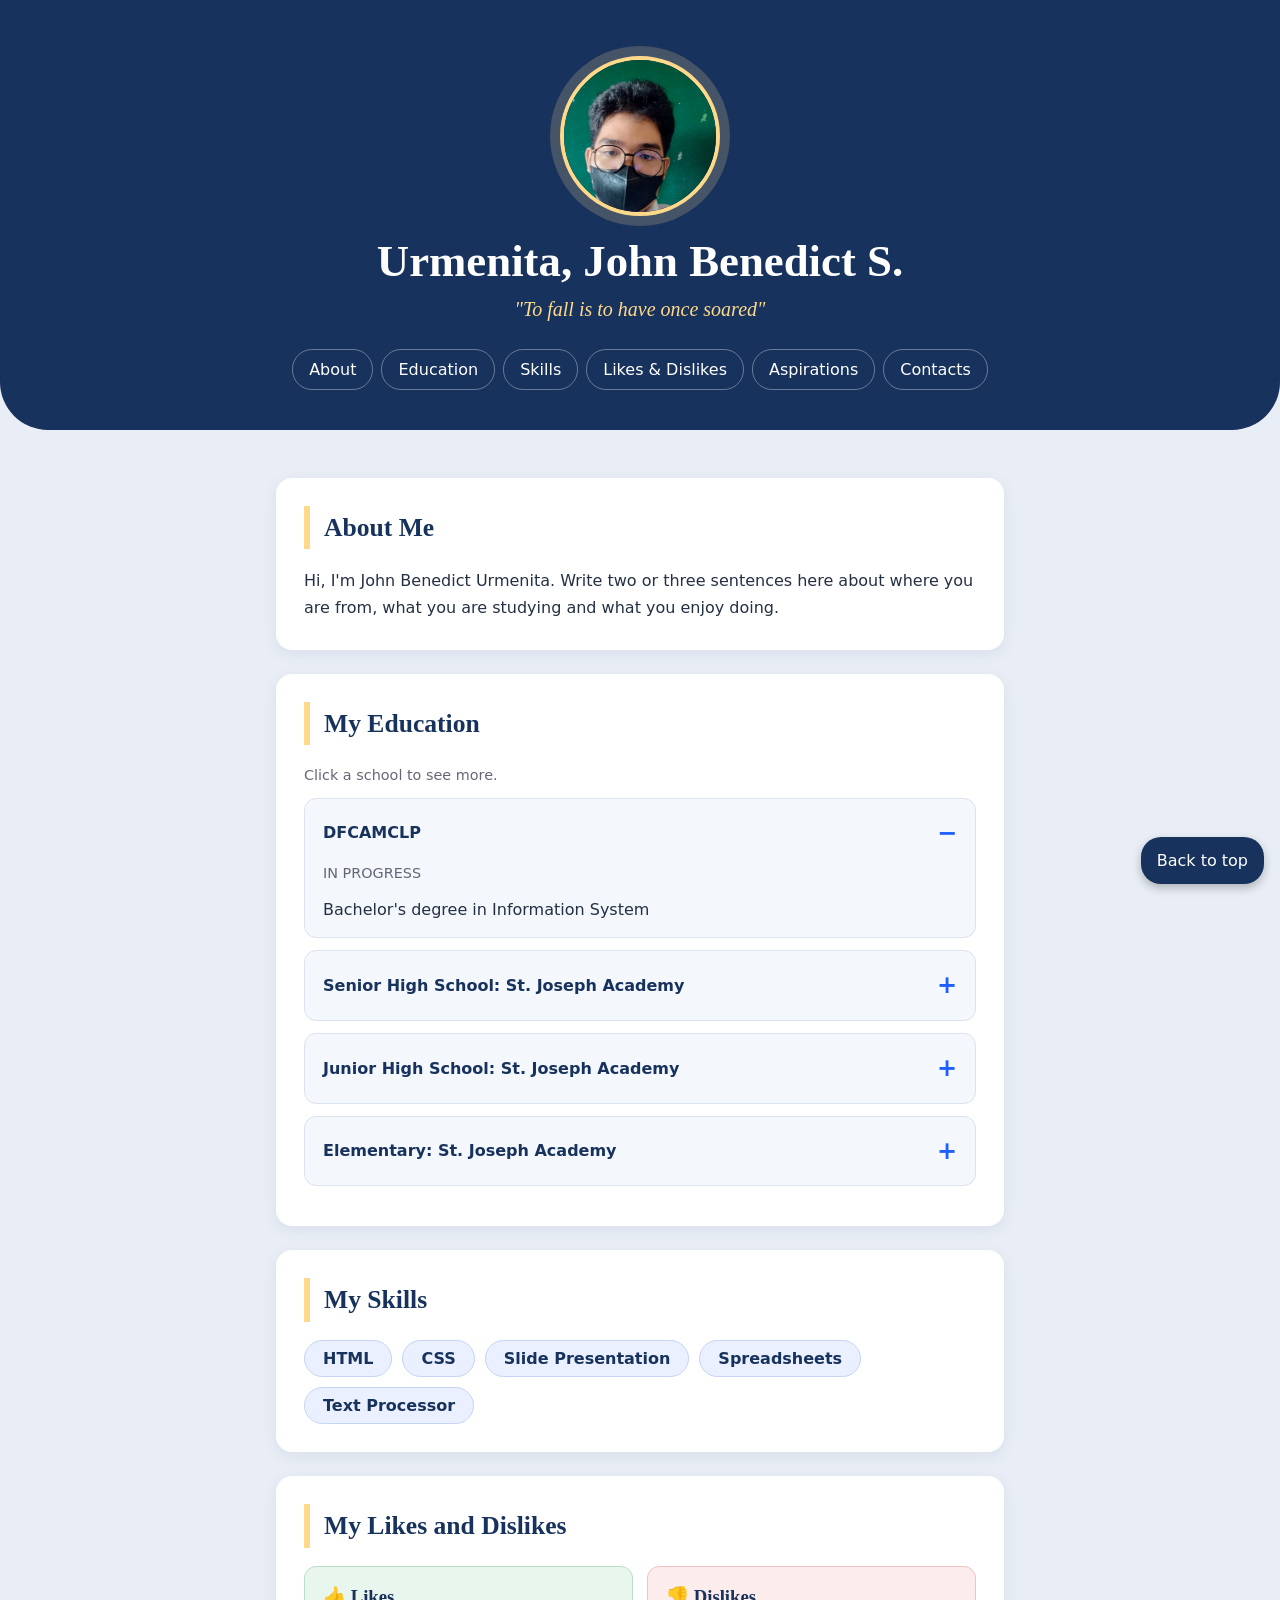
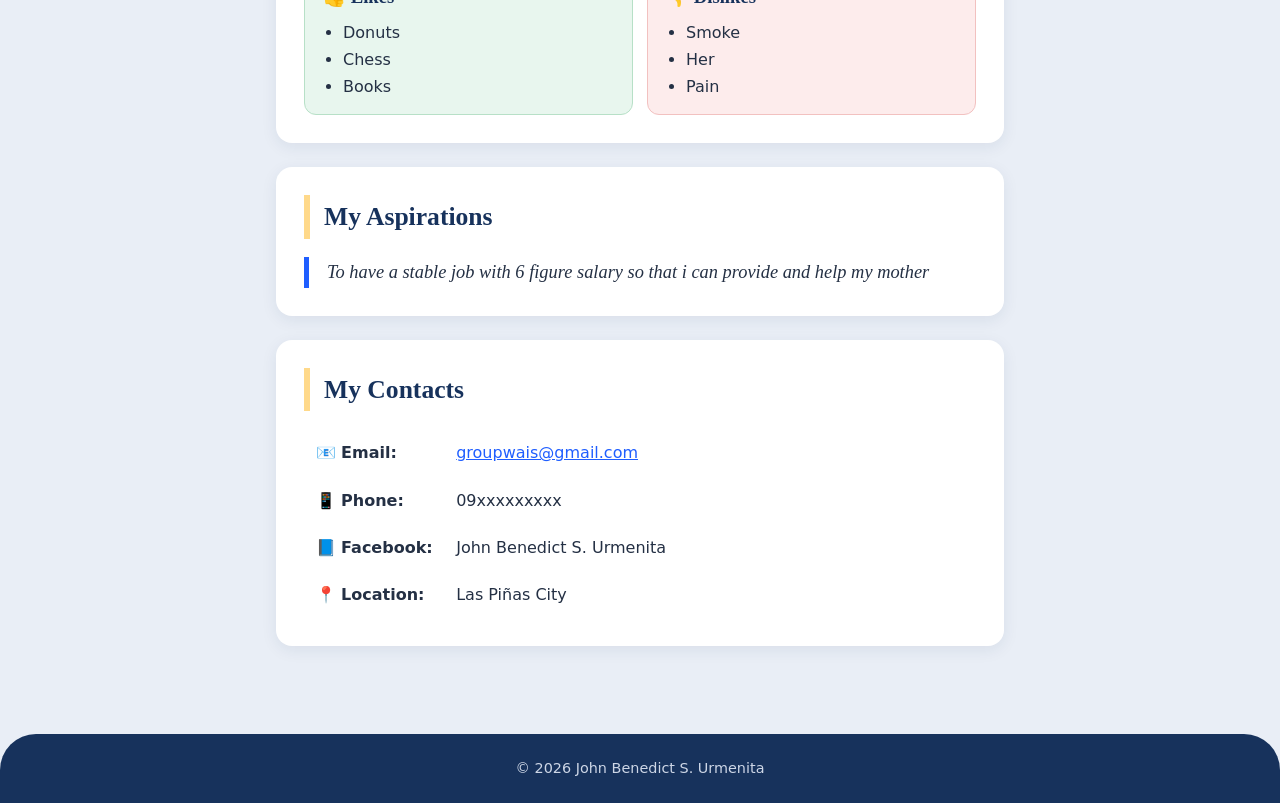
<file: index.html>
<!DOCTYPE html>
<html lang="en">
<head>
<meta charset="UTF-8">
<meta name="viewport" content="width=device-width, initial-scale=1">
<title>John Benedict S. Urmenita - Portfolio</title>
<link rel="stylesheet" href="style.css">
</head>
<body>

<header>
  <img class="portrait" src="jb.jpg" alt="Photo of John Benedict Urmenita">
  <h1>Urmenita, John Benedict S.</h1>
  <p class="quote">"To fall is to have once soared"</p>
  <nav>
    <a href="#bio">About</a>
    <a href="#education">Education</a>
    <a href="#skills">Skills</a>
    <a href="#likes">Likes &amp; Dislikes</a>
    <a href="#aspirations">Aspirations</a>
    <a href="#contacts">Contacts</a>
  </nav>
</header>

<main>

  <section id="bio">
    <h2>About Me</h2>
    <p>Hi, I'm John Benedict Urmenita. Write two or three sentences here about where you are from, what you are studying and what you enjoy doing.</p>
  </section>

  <section id="education">
    <h2>My Education</h2>
    <p class="meta">Click a school to see more.</p>

    <details class="card" open>
      <summary>DFCAMCLP</summary>
      <p class="meta">IN PROGRESS</p>
      <p>Bachelor's degree in Information System</p>
    </details>

    <details class="card">
      <summary>Senior High School: St. Joseph Academy</summary>
      <p class="meta">2023 to 2025</p>
      <p>Strand: STEM</p>
    </details>

    <details class="card">
      <summary>Junior High School: St. Joseph Academy</summary>
      <p class="meta">2019 to 2023</p>
      <p>TBA</p>
    </details>

    <details class="card">
      <summary>Elementary: St. Joseph Academy</summary>
      <p class="meta">2013 to 2019</p>
      <p>TBA</p>
    </details>
  </section>

  <section id="skills">
    <h2>My Skills</h2>
    <ul class="skills">
      <li>HTML</li>
      <li>CSS</li>
      <li>Slide Presentation</li>
      <li>Spreadsheets</li>
      <li>Text Processor</li>
    </ul>
  </section>

  <section id="likes">
    <h2>My Likes and Dislikes</h2>
    <div class="two-col">
      <div class="card likes">
        <h3>👍 Likes</h3>
        <ul>
          <li>Donuts</li>
          <li>Chess</li>
          <li>Books</li>
        </ul>
      </div>
      <div class="card dislikes">
        <h3>👎 Dislikes</h3>
        <ul>
          <li>Smoke</li>
          <li>Her</li>
          <li>Pain</li>
        </ul>
      </div>
    </div>
  </section>

  <section id="aspirations">
    <h2>My Aspirations</h2>
    <p class="aspiration">To have a stable job with 6 figure salary so that i can provide and help my mother</p>
  </section>

  <section id="contacts">
    <h2>My Contacts</h2>
    <ul class="contacts">
      <li>📧 <strong>Email:</strong> <a href="mailto:groupwais@gmail.com">groupwais@gmail.com</a></li>
      <li>📱 <strong>Phone:</strong> 09xxxxxxxxx</li>
      <li>📘 <strong>Facebook:</strong> John Benedict S. Urmenita</li>
      <li>📍 <strong>Location:</strong> Las Piñas City</li>
    </ul>
  </section>

</main>

<footer>
  <p>&copy; 2026 John Benedict S. Urmenita</p>
</footer>

<a class="top" href="#">Back to top</a>

</body>
</html>
</file>
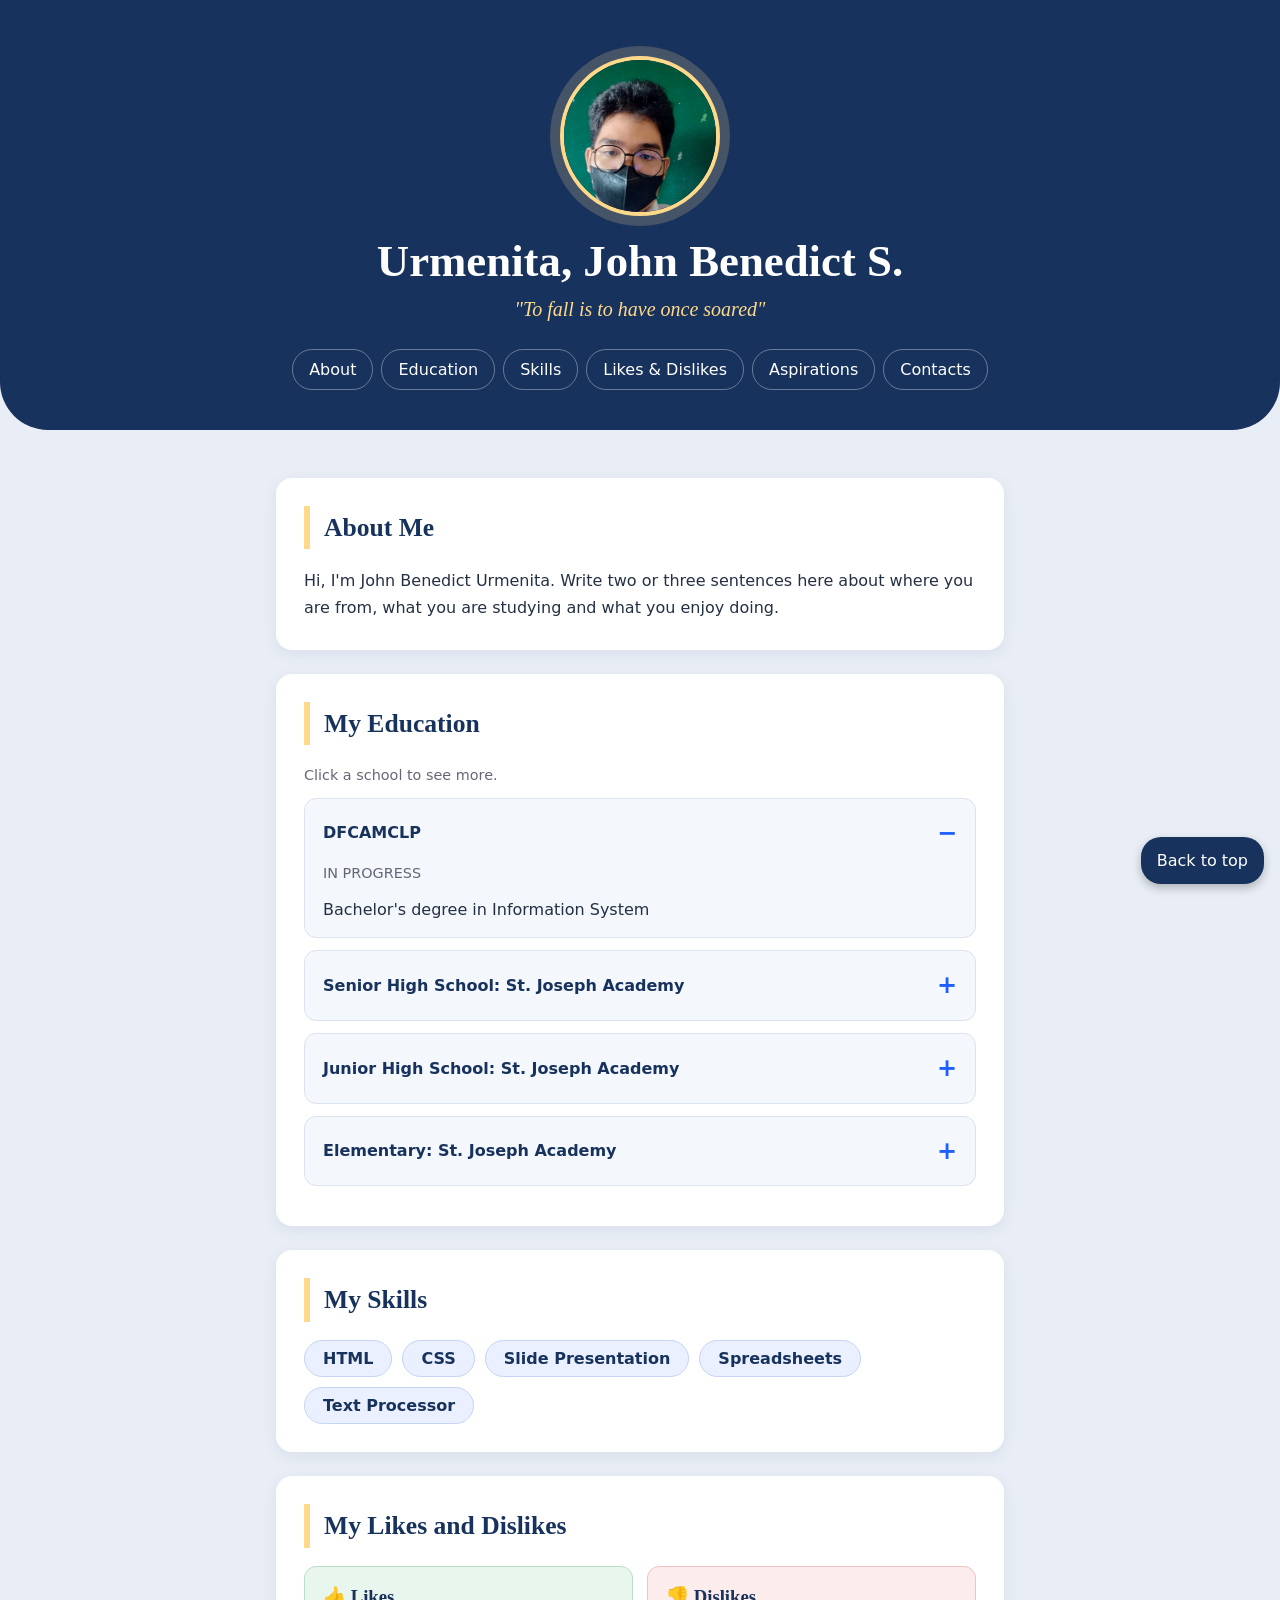
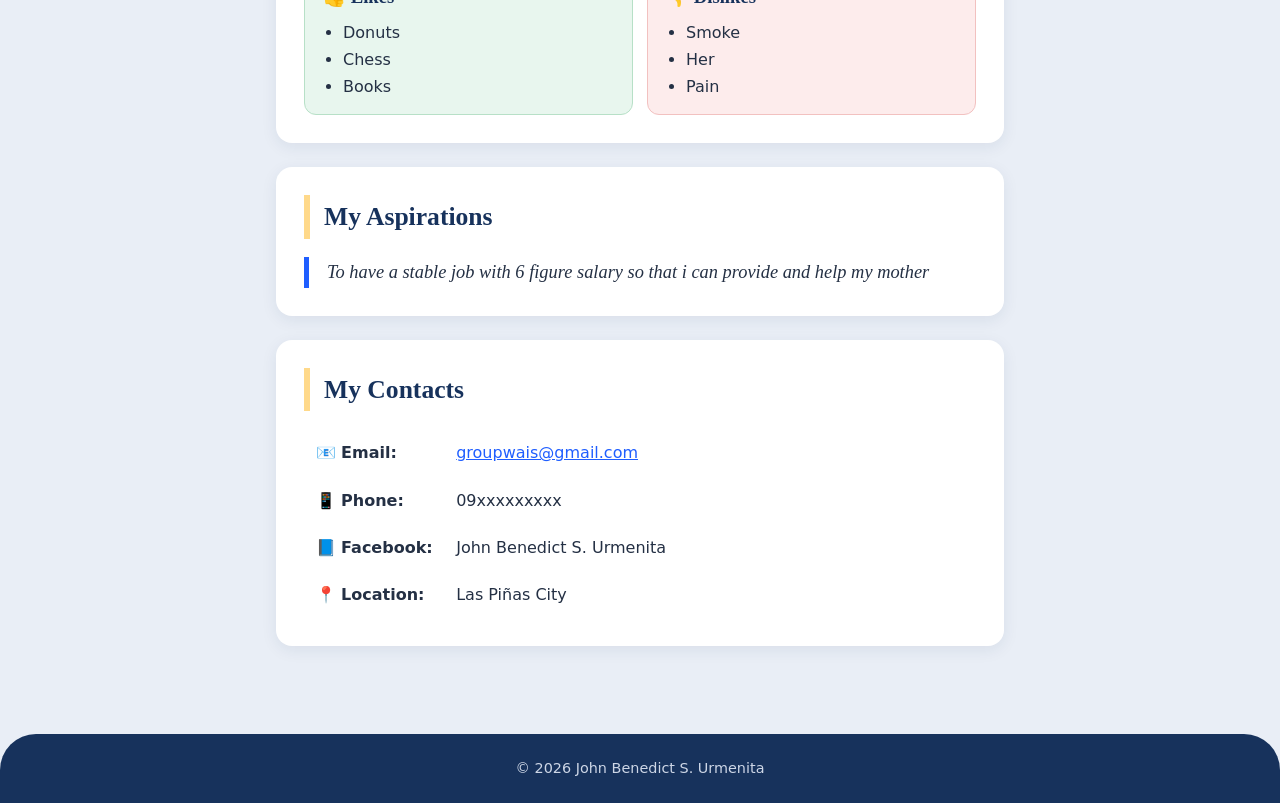
<file: portfolio.html>
<!DOCTYPE html>
<html lang="en">
<head>
<meta charset="UTF-8">
<meta name="viewport" content="width=device-width, initial-scale=1">
<title>John Benedict S. Urmenita - Portfolio</title>
<link rel="stylesheet" href="style.css">
</head>
<body>

<header>
  <img class="portrait" src="jb.jpg" alt="Photo of John Benedict Urmenita">
  <h1>Urmenita, John Benedict S.</h1>
  <p class="quote">"To fall is to have once soared"</p>
  <nav>
    <a href="#bio">About</a>
    <a href="#education">Education</a>
    <a href="#skills">Skills</a>
    <a href="#likes">Likes &amp; Dislikes</a>
    <a href="#aspirations">Aspirations</a>
    <a href="#contacts">Contacts</a>
  </nav>
</header>

<main>

  <section id="bio">
    <h2>About Me</h2>
    <p>Hi, I'm John Benedict Urmenita. Write two or three sentences here about where you are from, what you are studying and what you enjoy doing.</p>
  </section>

  <section id="education">
    <h2>My Education</h2>
    <p class="meta">Click a school to see more.</p>

    <details class="card" open>
      <summary>DFCAMCLP</summary>
      <p class="meta">IN PROGRESS</p>
      <p>Bachelor's degree in Information System</p>
    </details>

    <details class="card">
      <summary>Senior High School: St. Joseph Academy</summary>
      <p class="meta">2023 to 2025</p>
      <p>Strand: STEM</p>
    </details>

    <details class="card">
      <summary>Junior High School: St. Joseph Academy</summary>
      <p class="meta">2019 to 2023</p>
      <p>TBA</p>
    </details>

    <details class="card">
      <summary>Elementary: St. Joseph Academy</summary>
      <p class="meta">2013 to 2019</p>
      <p>TBA</p>
    </details>
  </section>

  <section id="skills">
    <h2>My Skills</h2>
    <ul class="skills">
      <li>HTML</li>
      <li>CSS</li>
      <li>Slide Presentation</li>
      <li>Spreadsheets</li>
      <li>Text Processor</li>
    </ul>
  </section>

  <section id="likes">
    <h2>My Likes and Dislikes</h2>
    <div class="two-col">
      <div class="card likes">
        <h3>👍 Likes</h3>
        <ul>
          <li>Donuts</li>
          <li>Chess</li>
          <li>Books</li>
        </ul>
      </div>
      <div class="card dislikes">
        <h3>👎 Dislikes</h3>
        <ul>
          <li>Smoke</li>
          <li>Her</li>
          <li>Pain</li>
        </ul>
      </div>
    </div>
  </section>

  <section id="aspirations">
    <h2>My Aspirations</h2>
    <p class="aspiration">To have a stable job with 6 figure salary so that i can provide and help my mother</p>
  </section>

  <section id="contacts">
    <h2>My Contacts</h2>
    <ul class="contacts">
      <li>📧 <strong>Email:</strong> <a href="mailto:groupwais@gmail.com">groupwais@gmail.com</a></li>
      <li>📱 <strong>Phone:</strong> 09xxxxxxxxx</li>
      <li>📘 <strong>Facebook:</strong> John Benedict S. Urmenita</li>
      <li>📍 <strong>Location:</strong> Las Piñas City</li>
    </ul>
  </section>

</main>

<footer>
  <p>&copy; 2026 John Benedict S. Urmenita</p>
</footer>

<a class="top" href="#">Back to top</a>

</body>
</html>
</file>
<file: style.css>
* { box-sizing: border-box; }
html { scroll-behavior: smooth; scroll-padding-top: 20px; }
body {
  font-family: "Segoe UI", system-ui, -apple-system, Arial, sans-serif;
  line-height: 1.7;
  color: #243044;
  background: #e9eef6;
  margin: 0;
}
h1, h2, h3 { font-family: Georgia, "Times New Roman", serif; }
a { color: #1f5eff; }
a:focus-visible, summary:focus-visible { outline: 3px solid #1f5eff; outline-offset: 2px; }

/* Header */
header {
  background: #17325c;
  color: #fff;
  text-align: center;
  padding: 56px 20px 40px;
  border-radius: 0 0 48px 48px;
}
.portrait {
  display: flex;
  align-items: center;
  justify-content: center;
  width: 160px;
  height: 160px;
  margin: 0 auto 20px;
  border: 4px solid #ffd98a;
  border-radius: 50%;
  box-shadow: 0 0 0 10px rgba(255, 217, 138, 0.2);
  background: #1f5eff;
  color: #fff;
  font: 2.8rem Georgia, serif;
  object-fit: cover;
}
header h1 {
  margin: 0 0 10px;
  font-size: clamp(1.1rem, 5.5vw, 2.8rem);
  line-height: 1.15;
  white-space: nowrap;
}
.quote {
  font: italic 1.25rem Georgia, serif;
  color: #ffd98a;
  margin: 0 0 28px;
}
nav {
  display: flex;
  justify-content: center;
  flex-wrap: wrap;
  gap: 8px;
}
nav a {
  color: #fff;
  text-decoration: none;
  padding: 6px 16px;
  border: 1px solid rgba(255, 255, 255, 0.35);
  border-radius: 20px;
  transition: background 0.2s, color 0.2s;
}
nav a:hover {
  background: #ffd98a;
  color: #17325c;
}

/* Layout */
main {
  max-width: 760px;
  margin: 0 auto;
  padding: 24px 16px;
}
section {
  background: #fff;
  border-radius: 16px;
  box-shadow: 0 4px 16px rgba(23, 50, 92, 0.08);
  padding: 28px;
  margin: 24px 0;
}
h2 {
  margin: 0 0 18px;
  font-size: 1.6rem;
  color: #17325c;
  padding-left: 14px;
  border-left: 6px solid #ffd98a;
}
section:target h2 { border-left-color: #1f5eff; }
section p { margin: 0 0 10px; }
section p:last-child { margin-bottom: 0; }

/* Cards */
.card {
  background: #f4f7fc;
  border: 1px solid #dbe3f0;
  border-radius: 12px;
  padding: 14px 18px;
  margin-bottom: 12px;
  transition: transform 0.2s, box-shadow 0.2s;
}
.card:hover {
  transform: translateY(-3px);
  box-shadow: 0 6px 14px rgba(23, 50, 92, 0.15);
}
.card h3 { margin: 0 0 6px; color: #17325c; }
.card ul { margin: 0; padding-left: 20px; }
.meta { color: #667; font-size: 0.9rem; }
details.card summary {
  cursor: pointer;
  font-weight: 600;
  color: #17325c;
  list-style: none;
  display: flex;
  justify-content: space-between;
  align-items: center;
  gap: 10px;
}
details.card summary::-webkit-details-marker { display: none; }
details.card summary::after { content: "+"; color: #1f5eff; font-size: 1.5rem; }
details.card[open] summary::after { content: "\2212"; }
details.card[open] summary { margin-bottom: 8px; }

/* Skills */
.skills {
  display: flex;
  flex-wrap: wrap;
  gap: 10px;
  list-style: none;
  padding: 0;
  margin: 0;
}
.skills li {
  background: #eaf0ff;
  color: #17325c;
  border: 1px solid #c5d4f5;
  border-radius: 20px;
  padding: 4px 18px;
  font-weight: 600;
  transition: background 0.2s, color 0.2s;
}
.skills li:hover { background: #1f5eff; color: #fff; }

/* Likes and dislikes */
.two-col {
  display: grid;
  grid-template-columns: 1fr 1fr;
  gap: 14px;
}
.two-col .card { margin-bottom: 0; }
.likes { background: #e8f6ee; border-color: #b7e0c7; }
.dislikes { background: #fdecec; border-color: #f2c1c0; }

/* Aspirations */
.aspiration {
  font: italic 1.15rem/1.7 Georgia, serif;
  border-left: 5px solid #1f5eff;
  padding-left: 18px;
}

/* Contacts */
.contacts { list-style: none; padding: 0; margin: 0; }
.contacts li {
  padding: 10px 12px;
  border-radius: 8px;
}
.contacts li:hover { background: #eaf0ff; }
.contacts strong { display: inline-block; min-width: 110px; }

/* Footer and back to top */
footer {
  background: #17325c;
  color: #cdd6e6;
  text-align: center;
  padding: 22px;
  margin-top: 40px;
  font-size: 0.9rem;
  border-radius: 36px 36px 0 0;
}
footer p { margin: 0; }

.top {
  position: fixed;
  right: 16px;
  bottom: 16px;
  background: #17325c;
  color: #fff;
  text-decoration: none;
  padding: 10px 16px;
  border-radius: 20px;
  box-shadow: 0 4px 10px rgba(0, 0, 0, 0.25);
}
.top:hover { background: #1f5eff; }

/* Small screens */
@media (max-width: 560px) {
  section { padding: 20px; }
  .two-col { grid-template-columns: 1fr; }
}
@media (prefers-reduced-motion: reduce) {
  html { scroll-behavior: auto; }
  .card, .skills li, nav a { transition: none; }
  .card:hover { transform: none; }
}
</file>
